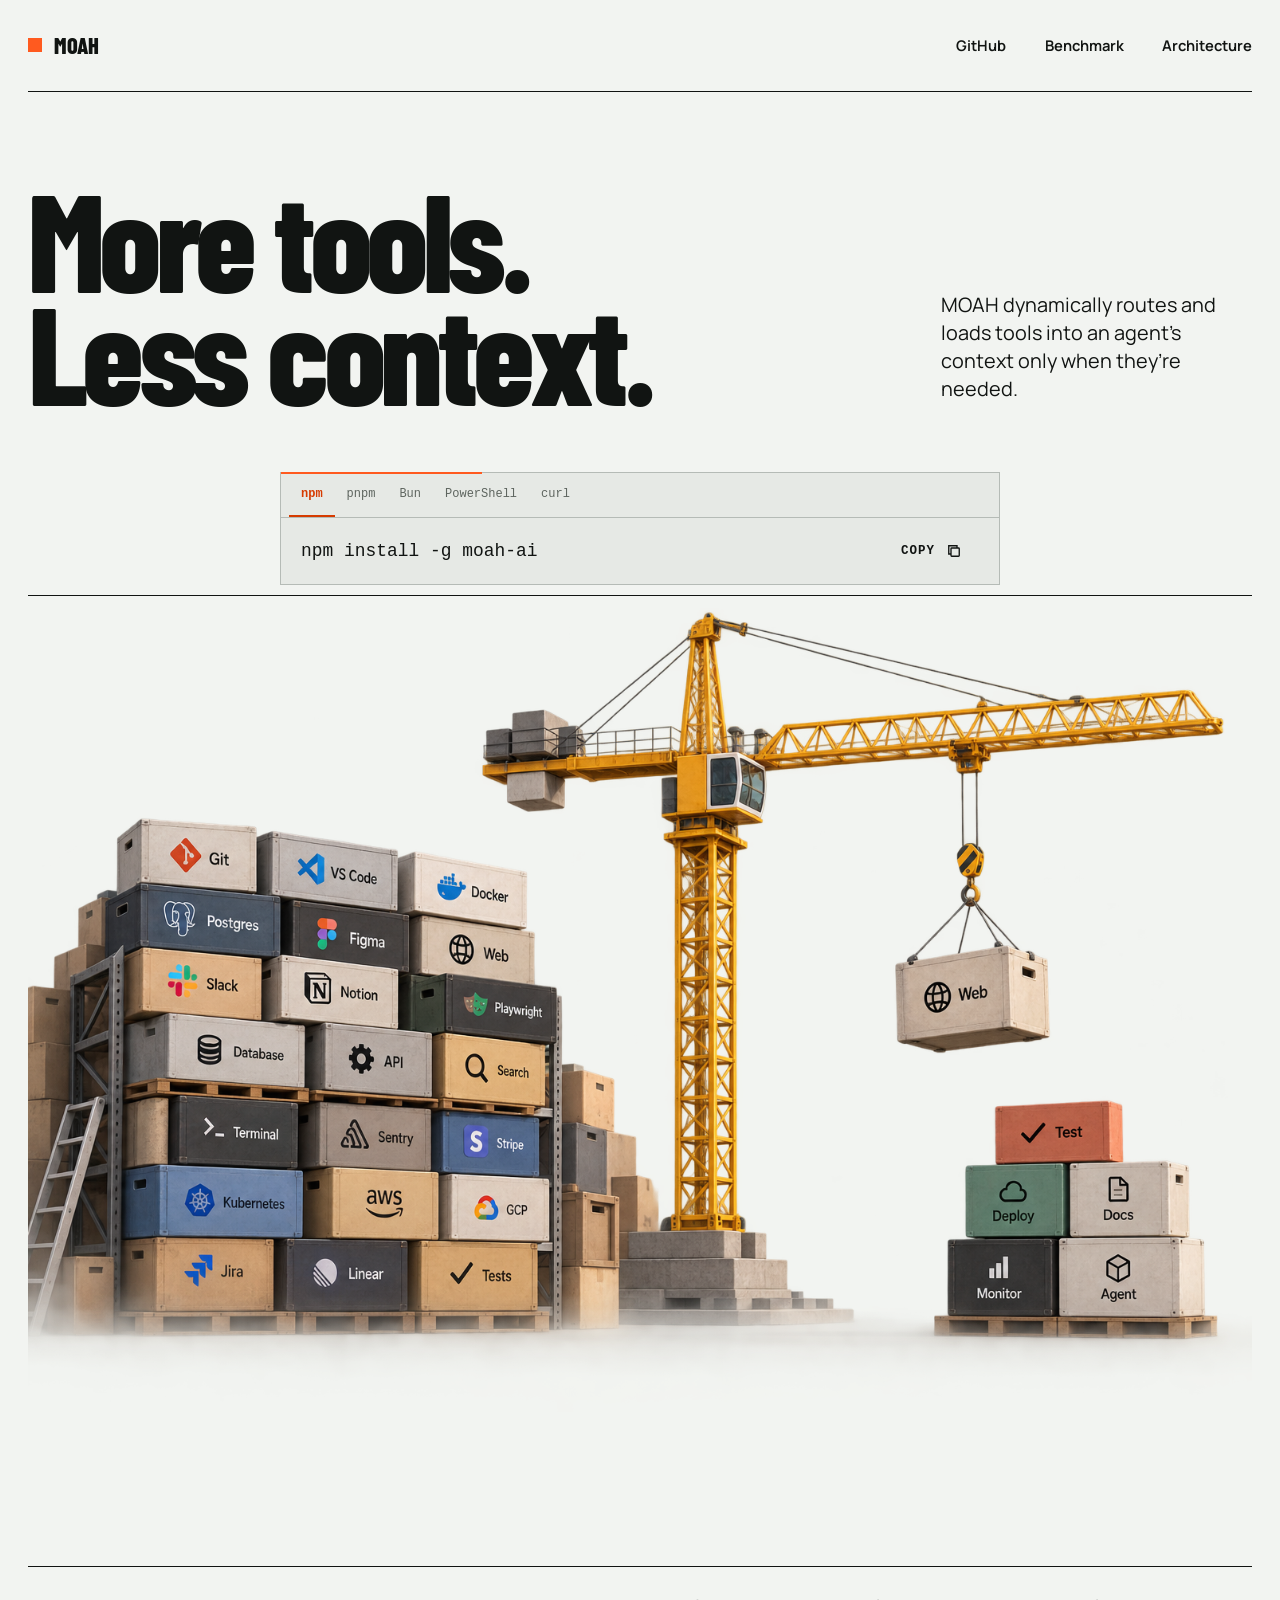
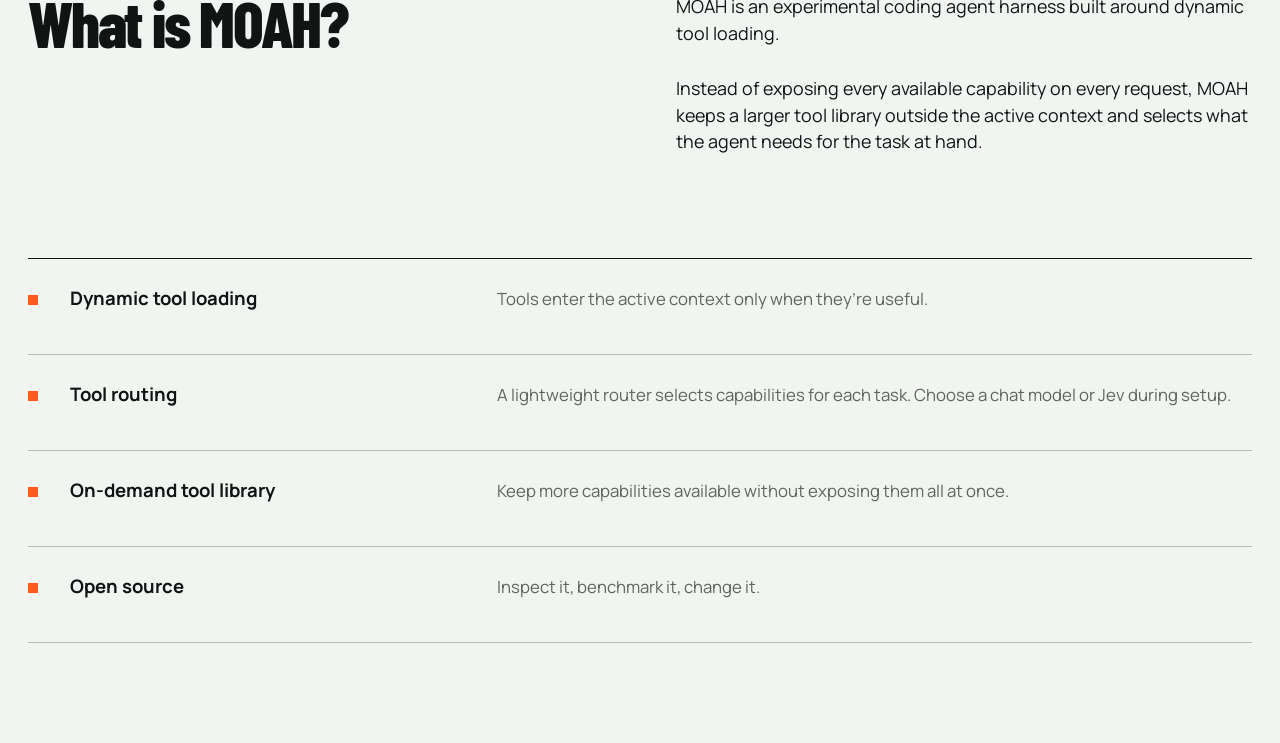
<file: index.html>
<!doctype html>
<html lang="en">
<head>
  <meta charset="utf-8">
  <meta name="viewport" content="width=device-width, initial-scale=1">
  <meta name="description" content="MOAH dynamically routes and loads tools into an agent's context only when they're needed.">
  <title>MOAH — More tools. Less context.</title>
  <link rel="icon" href="assets/favicon.svg" type="image/svg+xml">
  <link rel="stylesheet" href="styles.css?v=ab5ec9f4a372">
  <script src="script.js?v=ad188e72ef00" defer></script>
</head>
<body>
  <!--
  THESIS: MOAH is industrial tool logistics for an agent; the interface refuses generic SaaS cards and makes selection visible at hero scale.
  OWN-WORLD: Cool paper, near-black ink, safety-orange signals, hard rules, freight labels, and a single crane illustration.
  STORY: Understand the promise, copy the install command, see many tools become a small active set, then read the four defining capabilities.
  FIRST VIEWPORT: Wordmark and three links above an oversized four-word claim, one-line explanation, install strip, and the crane spanning the lower field.
  FORM: Industrial logistics control sheet, grounded candidate 3; seed cd1e3266.
  FINISH: unreviewed and undocumented is unfinished; this build ends with the finish review, the verdict, and DESIGN.md
  -->
  <a class="skip-link" href="#content">Skip to content</a>
  <header class="site-header">
    <a class="brand" href="./" aria-label="MOAH home"><span aria-hidden="true"></span>MOAH</a>
    <nav class="nav" aria-label="Primary navigation">
      <a href="https://github.com/francescoopiccolo/MoAH" target="_blank" rel="noreferrer">GitHub</a>
      <a href="benchmark/index.html">Benchmark</a>
      <a href="architecture/index.html">Architecture</a>
    </nav>
  </header>

  <main id="content">
    <section class="home-hero" aria-labelledby="hero-title">
      <div class="hero-copy">
        <h1 id="hero-title">More tools.<br>Less context.</h1>
        <p>MOAH dynamically routes and loads tools into an agent’s context only when they’re needed.</p>
      </div>

      <div class="install-block" aria-label="Install MOAH">
        <div class="install-methods" role="group" aria-label="Installation method" hidden>
          <button type="button" aria-pressed="true" data-method="npm" data-command="npm install -g moah-ai">npm</button>
          <button type="button" aria-pressed="false" data-method="pnpm" data-command="pnpm add -g moah-ai@0.1.4">pnpm</button>
          <button type="button" aria-pressed="false" data-method="Bun" data-command="bun add -g moah-ai">Bun</button>
          <button type="button" aria-pressed="false" data-method="PowerShell" data-command="irm https://francescoopiccolo.github.io/moah-website/install.ps1 | iex">PowerShell</button>
          <button type="button" aria-pressed="false" data-method="curl" data-command="curl -fsSL https://francescoopiccolo.github.io/moah-website/install.sh | sh">curl</button>
        </div>
        <div class="install-command">
          <code id="install-code">npm install -g moah-ai</code>
          <button class="copy-button" type="button" data-copy="npm install -g moah-ai" aria-label="Copy npm install command">
            <span>COPY</span>
            <svg aria-hidden="true" viewBox="0 0 24 24"><rect x="8" y="8" width="11" height="11" rx="1"/><path d="M16 8V5H5v11h3"/></svg>
          </button>
        </div>
        <span class="copy-status" aria-live="polite"></span>
      </div>

      <figure class="crane-figure">
        <img src="assets/moah-crane.png" alt="A construction crane lifts the Web tool from a large library of developer tools toward a smaller active set.">
      </figure>
    </section>

    <section class="definition-section" aria-labelledby="what-title">
      <div class="section-heading">
        <h2 id="what-title">What is MOAH?</h2>
        <p>MOAH is an experimental coding agent harness built around dynamic tool loading.</p>
        <p>Instead of exposing every available capability on every request, MOAH keeps a larger tool library outside the active context and selects what the agent needs for the task at hand.</p>
      </div>

      <div class="feature-list">
        <article>
          <span class="feature-mark" aria-hidden="true"></span>
          <h3>Dynamic tool loading</h3>
          <p>Tools enter the active context only when they’re useful.</p>
        </article>
        <article>
          <span class="feature-mark" aria-hidden="true"></span>
          <h3>Tool routing</h3>
          <p>A lightweight router selects capabilities for each task. Choose a chat model or Jev during setup.</p>
        </article>
        <article>
          <span class="feature-mark" aria-hidden="true"></span>
          <h3>On-demand tool library</h3>
          <p>Keep more capabilities available without exposing them all at once.</p>
        </article>
        <article>
          <span class="feature-mark" aria-hidden="true"></span>
          <h3>Open source</h3>
          <p>Inspect it, benchmark it, change it.</p>
        </article>
      </div>
    </section>
  </main>
</body>
</html>
</file>
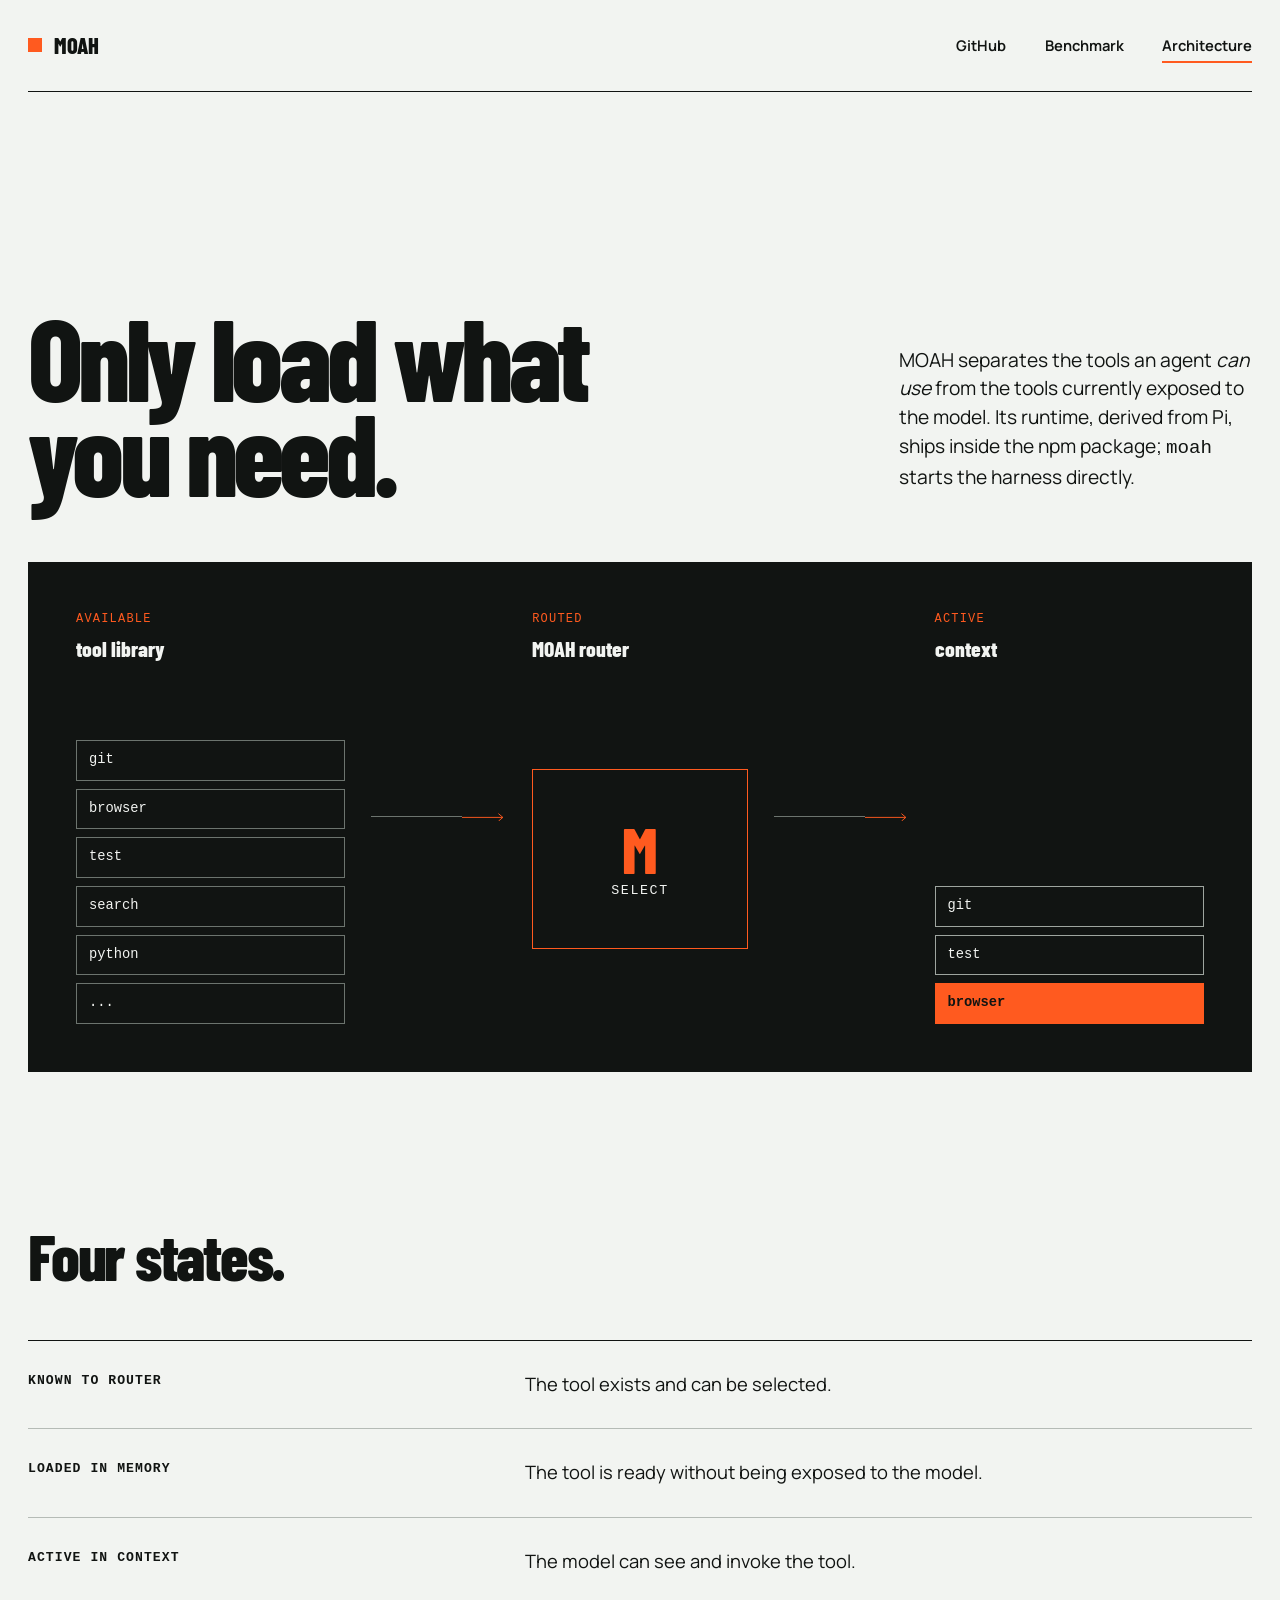
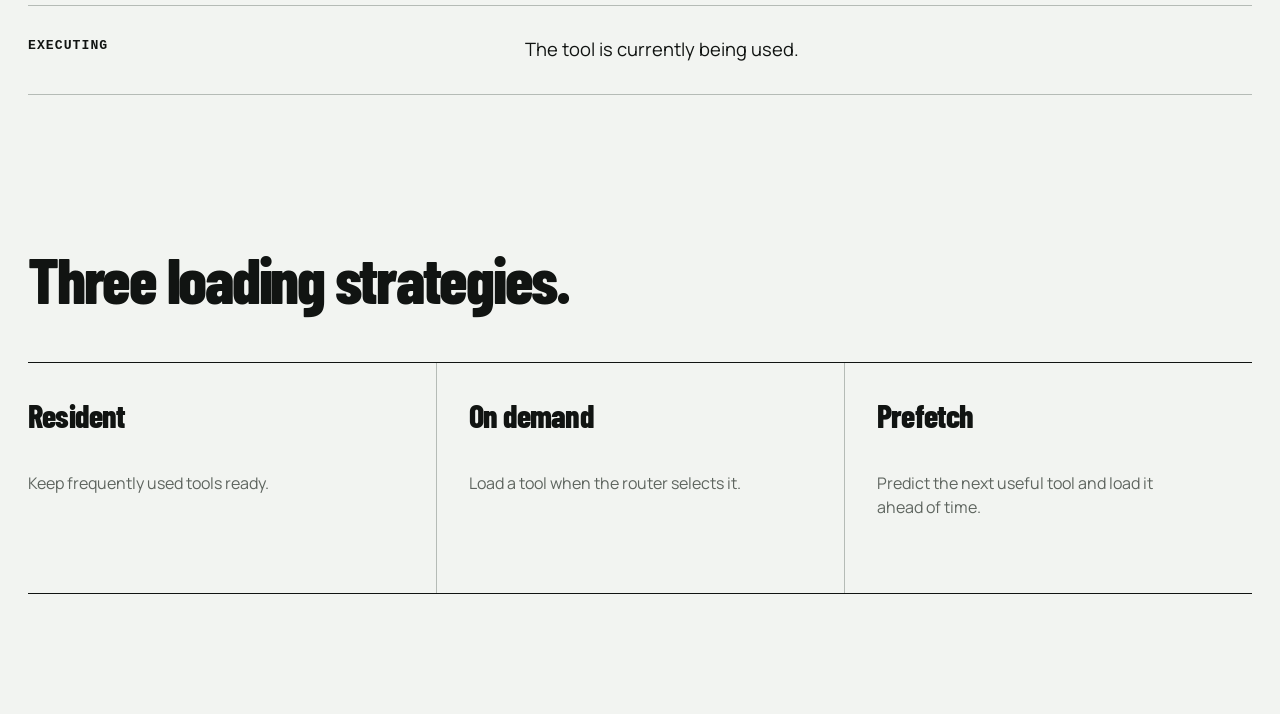
<file: architecture/index.html>
<!doctype html>
<html lang="en">
<head>
  <meta charset="utf-8">
  <meta name="viewport" content="width=device-width, initial-scale=1">
  <meta name="description" content="How MOAH separates available capabilities from tools active in an agent's context.">
  <title>Architecture — MOAH</title>
  <link rel="icon" href="../assets/favicon.svg" type="image/svg+xml">
  <link rel="stylesheet" href="../styles.css?v=ab5ec9f4a372">
</head>
<body>
  <!--
  THESIS: MOAH is industrial tool logistics for an agent; the interface refuses generic SaaS cards and makes selection visible at hero scale.
  OWN-WORLD: Cool paper, near-black ink, safety-orange signals, hard rules, freight labels, and a single crane illustration.
  STORY: Separate available from active, understand the four runtime states, then compare the three loading strategies.
  FIRST VIEWPORT: Wordmark and navigation above a direct claim and one large left-to-right system diagram.
  FORM: Industrial logistics control sheet, grounded candidate 3; seed cd1e3266.
  FINISH: unreviewed and undocumented is unfinished; this build ends with the finish review, the verdict, and DESIGN.md
  -->
  <a class="skip-link" href="#content">Skip to content</a>
  <header class="site-header">
    <a class="brand" href="../index.html" aria-label="MOAH home"><span aria-hidden="true"></span>MOAH</a>
    <nav class="nav" aria-label="Primary navigation">
      <a href="https://github.com/francescoopiccolo/MoAH" target="_blank" rel="noreferrer">GitHub</a>
      <a href="../benchmark/index.html">Benchmark</a>
      <a href="index.html" aria-current="page">Architecture</a>
    </nav>
  </header>

  <main id="content" class="inner-page">
    <section class="page-hero" aria-labelledby="architecture-title">
      <h1 id="architecture-title">Only load what<br>you need.</h1>
      <p>MOAH separates the tools an agent <em>can use</em> from the tools currently exposed to the model. Its runtime, derived from Pi, ships inside the npm package; <code>moah</code> starts the harness directly.</p>
    </section>

    <section class="architecture-diagram" aria-label="MOAH routing architecture">
      <div class="diagram-column library-column">
        <p class="diagram-label">Available</p>
        <p class="diagram-sub">tool library</p>
        <div class="tool-stack">
          <span>git</span><span>browser</span><span>test</span><span>search</span><span>python</span><span>...</span>
        </div>
      </div>
      <div class="route-line" aria-hidden="true"><span></span><svg viewBox="0 0 70 14"><path d="M0 7h65M58 1l7 6-7 6"/></svg></div>
      <div class="diagram-column router-column">
        <p class="diagram-label">Routed</p>
        <p class="diagram-sub">MOAH router</p>
        <div class="router-core"><span>M</span><small>select</small></div>
      </div>
      <div class="route-line" aria-hidden="true"><span></span><svg viewBox="0 0 70 14"><path d="M0 7h65M58 1l7 6-7 6"/></svg></div>
      <div class="diagram-column active-column">
        <p class="diagram-label">Active</p>
        <p class="diagram-sub">context</p>
        <div class="tool-stack active-stack">
          <span>git</span><span>test</span><span class="accent-tool">browser</span>
        </div>
      </div>
    </section>

    <section class="states-section" aria-labelledby="states-title">
      <h2 id="states-title">Four states.</h2>
      <div class="states-list">
        <article><h3>Known to router</h3><p>The tool exists and can be selected.</p></article>
        <article><h3>Loaded in memory</h3><p>The tool is ready without being exposed to the model.</p></article>
        <article><h3>Active in context</h3><p>The model can see and invoke the tool.</p></article>
        <article><h3>Executing</h3><p>The tool is currently being used.</p></article>
      </div>
    </section>

    <section class="strategies-section" aria-labelledby="strategies-title">
      <h2 id="strategies-title">Three loading strategies.</h2>
      <div class="strategy-list">
        <article><h3>Resident</h3><p>Keep frequently used tools ready.</p></article>
        <article><h3>On demand</h3><p>Load a tool when the router selects it.</p></article>
        <article><h3>Prefetch</h3><p>Predict the next useful tool and load it ahead of time.</p></article>
      </div>
    </section>
  </main>
</body>
</html>
</file>
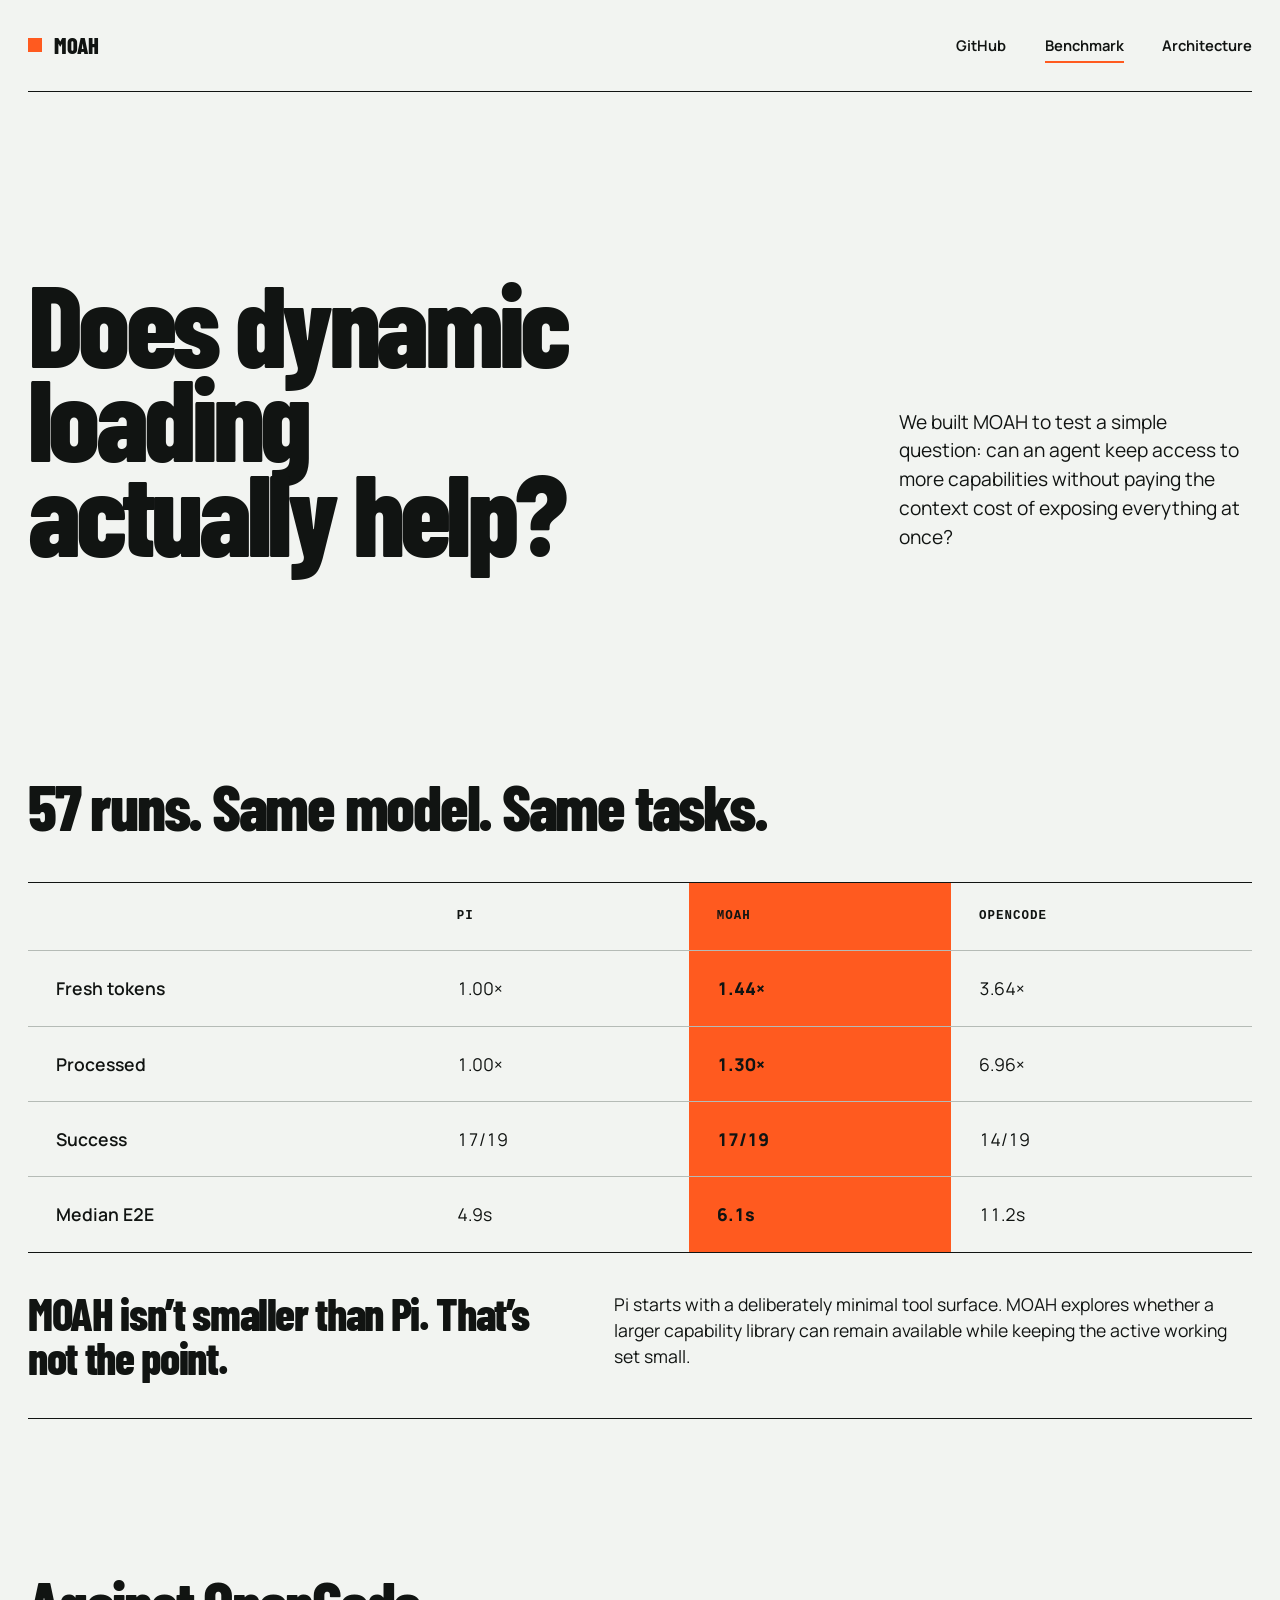
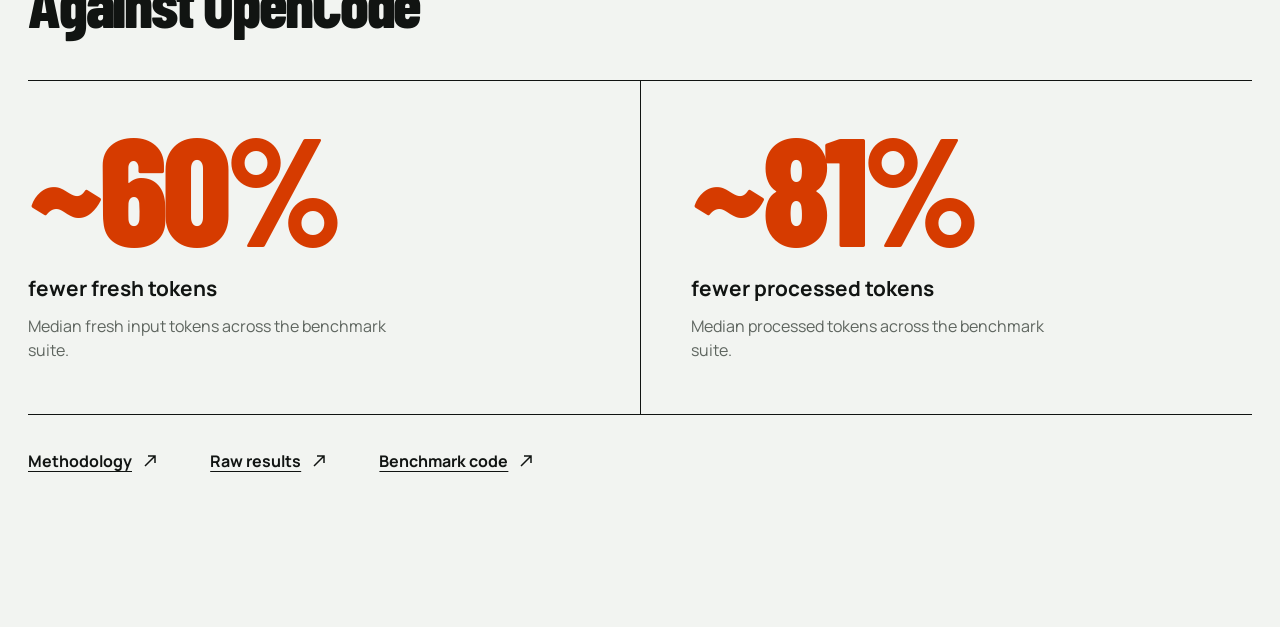
<file: benchmark/index.html>
<!doctype html>
<html lang="en">
<head>
  <meta charset="utf-8">
  <meta name="viewport" content="width=device-width, initial-scale=1">
  <meta name="description" content="MOAH benchmark results across 57 runs using the same model and tasks.">
  <title>Benchmark — MOAH</title>
  <link rel="icon" href="../assets/favicon.svg" type="image/svg+xml">
  <link rel="stylesheet" href="../styles.css?v=ab5ec9f4a372">
</head>
<body>
  <!--
  THESIS: MOAH is industrial tool logistics for an agent; the interface refuses generic SaaS cards and makes selection visible at hero scale.
  OWN-WORLD: Cool paper, near-black ink, safety-orange signals, hard rules, freight labels, and a single crane illustration.
  STORY: Frame the test, inspect the full comparison, understand the honest Pi caveat, then see MOAH's measured OpenCode delta and source links.
  FIRST VIEWPORT: Wordmark and navigation above a laboratory-style question and a wide comparison table with MOAH as the signal column.
  FORM: Industrial logistics control sheet, grounded candidate 3; seed cd1e3266.
  FINISH: unreviewed and undocumented is unfinished; this build ends with the finish review, the verdict, and DESIGN.md
  -->
  <a class="skip-link" href="#content">Skip to content</a>
  <header class="site-header">
    <a class="brand" href="../index.html" aria-label="MOAH home"><span aria-hidden="true"></span>MOAH</a>
    <nav class="nav" aria-label="Primary navigation">
      <a href="https://github.com/francescoopiccolo/MoAH" target="_blank" rel="noreferrer">GitHub</a>
      <a href="index.html" aria-current="page">Benchmark</a>
      <a href="../architecture/index.html">Architecture</a>
    </nav>
  </header>

  <main id="content" class="inner-page">
    <section class="page-hero benchmark-hero" aria-labelledby="benchmark-title">
      <h1 id="benchmark-title">Does dynamic loading<br>actually help?</h1>
      <p>We built MOAH to test a simple question: can an agent keep access to more capabilities without paying the context cost of exposing everything at once?</p>
    </section>

    <section class="results-section" aria-labelledby="results-title">
      <h2 id="results-title">57 runs. Same model. Same tasks.</h2>
      <div class="table-wrap">
        <table>
          <thead><tr><th scope="col"><span class="visually-hidden">Metric</span></th><th scope="col">Pi</th><th class="moah-column" scope="col">MOAH</th><th scope="col">OpenCode</th></tr></thead>
          <tbody>
            <tr><th scope="row">Fresh tokens</th><td>1.00×</td><td class="moah-column">1.44×</td><td>3.64×</td></tr>
            <tr><th scope="row">Processed</th><td>1.00×</td><td class="moah-column">1.30×</td><td>6.96×</td></tr>
            <tr><th scope="row">Success</th><td>17/19</td><td class="moah-column">17/19</td><td>14/19</td></tr>
            <tr><th scope="row">Median E2E</th><td>4.9s</td><td class="moah-column">6.1s</td><td>11.2s</td></tr>
          </tbody>
        </table>
      </div>

      <div class="benchmark-note">
        <h3>MOAH isn’t smaller than Pi. That’s not the point.</h3>
        <p>Pi starts with a deliberately minimal tool surface. MOAH explores whether a larger capability library can remain available while keeping the active working set small.</p>
      </div>
    </section>

    <section class="against-section" aria-labelledby="against-title">
      <h2 id="against-title">Against OpenCode</h2>
      <div class="big-metrics">
        <article><strong>~60%</strong><h3>fewer fresh tokens</h3><p>Median fresh input tokens across the benchmark suite.</p></article>
        <article><strong>~81%</strong><h3>fewer processed tokens</h3><p>Median processed tokens across the benchmark suite.</p></article>
      </div>
      <div class="source-links" aria-label="Benchmark resources">
        <a href="https://github.com/francescoopiccolo/MoAH/blob/main/CONTROLLED-COMPARISON.md" target="_blank" rel="noreferrer">Methodology <svg aria-hidden="true" viewBox="0 0 18 18"><path d="M4 14 14 4M7 4h7v7"/></svg></a>
        <a href="https://github.com/francescoopiccolo/MoAH/blob/main/BENCHMARK-RESULTS.md" target="_blank" rel="noreferrer">Raw results <svg aria-hidden="true" viewBox="0 0 18 18"><path d="M4 14 14 4M7 4h7v7"/></svg></a>
        <a href="https://github.com/francescoopiccolo/MoAH/tree/main/benchmarks" target="_blank" rel="noreferrer">Benchmark code <svg aria-hidden="true" viewBox="0 0 18 18"><path d="M4 14 14 4M7 4h7v7"/></svg></a>
      </div>
    </section>
  </main>
</body>
</html>
</file>
<file: styles.css>
:root {
  color-scheme: light;
  --paper: #f2f4f1;
  --paper-2: #e6e9e5;
  --ink: #111412;
  --muted: #5e655f;
  --rule: #b5bbb6;
  --signal: #ff5a1f;
  --signal-dark: #d63b00;
  --display: "MOAH Display", "Arial Narrow", sans-serif;
  --body: "MOAH Sans", "Helvetica Neue", sans-serif;
  --mono: "SFMono-Regular", Consolas, monospace;
  --page: min(1440px, calc(100vw - 56px));
}

@font-face {
  font-family: "MOAH Display";
  src: url("assets/display.woff2") format("woff2");
  font-weight: 800;
  font-style: normal;
  font-display: swap;
}

@font-face {
  font-family: "MOAH Sans";
  src: url("assets/body.woff2") format("woff2");
  font-weight: 300 800;
  font-style: normal;
  font-display: swap;
}

* { box-sizing: border-box; }

html { scroll-behavior: smooth; }

body {
  margin: 0;
  background: var(--paper);
  color: var(--ink);
  font-family: var(--body);
  font-size: 1rem;
  line-height: 1.5;
  text-rendering: optimizeLegibility;
  -webkit-font-smoothing: antialiased;
}

::selection { background: var(--signal); color: var(--ink); }

:focus-visible { outline: 3px solid var(--signal); outline-offset: 4px; }

a { color: inherit; text-decoration-thickness: 1px; text-underline-offset: 0.26em; }

button { font: inherit; }

.skip-link {
  position: fixed;
  left: 20px;
  top: 16px;
  z-index: 100;
  transform: translateY(-180%);
  background: var(--ink);
  color: var(--paper);
  padding: 10px 14px;
}

.skip-link:focus { transform: translateY(0); }

.site-header {
  width: var(--page);
  min-height: 92px;
  margin: 0 auto;
  display: flex;
  align-items: center;
  justify-content: space-between;
  border-bottom: 1px solid var(--ink);
}

.brand {
  display: inline-flex;
  align-items: center;
  gap: 12px;
  font-family: var(--display);
  font-size: 1.4rem;
  font-weight: 800;
  letter-spacing: -0.02em;
  text-decoration: none;
}

.brand span { width: 14px; height: 14px; background: var(--signal); }

.nav { display: flex; align-items: center; gap: clamp(20px, 3vw, 48px); }

.nav a {
  position: relative;
  padding: 12px 0;
  font-size: 0.92rem;
  font-weight: 650;
  text-decoration: none;
}

.nav a::after {
  content: "";
  position: absolute;
  left: 0;
  right: 100%;
  bottom: 6px;
  height: 2px;
  background: var(--signal);
  transition: right 180ms ease-out;
}

.nav a:hover::after,
.nav a[aria-current="page"]::after { right: 0; }

.home-hero,
.inner-page,
.definition-section { width: var(--page); margin-inline: auto; }

.home-hero { padding-top: clamp(54px, 7vw, 110px); }

.hero-copy { display: grid; grid-template-columns: minmax(0, 1.5fr) minmax(300px, 0.55fr); align-items: end; gap: 64px; }

h1,
h2,
h3,
p { margin-top: 0; }

.hero-copy h1,
.page-hero h1 {
  margin-bottom: 0;
  font-family: var(--display);
  font-size: clamp(4.5rem, 10.8vw, 10rem);
  font-weight: 800;
  letter-spacing: -0.04em;
  line-height: 0.82;
  text-wrap: balance;
}

.hero-copy p {
  max-width: 33rem;
  margin-bottom: 0.3rem;
  font-size: clamp(1.15rem, 1.55vw, 1.5rem);
  line-height: 1.42;
}

.install-block {
  position: relative;
  width: min(720px, 100%);
  margin-top: clamp(40px, 5vw, 64px);
  margin-inline: auto;
  border: 1px solid var(--rule);
  background: var(--paper-2);
}

.install-methods { display: flex; flex-wrap: wrap; padding: 0 8px; border-bottom: 1px solid var(--rule); }
.install-methods[hidden] { display: none; }
.install-methods button { min-height: 44px; padding: 10px 12px; border: 0; border-bottom: 2px solid transparent; background: transparent; font-family: var(--mono); font-size: 0.75rem; color: var(--muted); cursor: pointer; }
.install-methods button:hover { color: var(--ink); }
.install-methods button[aria-pressed="true"] { color: var(--signal-dark); border-bottom-color: var(--signal-dark); font-weight: 800; }

.install-command { min-height: 66px; display: flex; align-items: center; justify-content: space-between; gap: 20px; padding: 0 20px; }

.install-command code { min-width: 0; padding-block: 16px; overflow-wrap: anywhere; font-family: var(--mono); font-size: clamp(1rem, 1.4vw, 1.25rem); }

.copy-button {
  display: inline-flex;
  align-items: center;
  gap: 10px;
  min-width: 112px;
  justify-content: center;
  border: 0;
  background: transparent;
  color: var(--ink);
  padding: 14px 0 14px 18px;
  font-family: var(--mono);
  font-size: 0.78rem;
  font-weight: 800;
  letter-spacing: 0.08em;
  cursor: pointer;
}

.copy-button svg { width: 18px; fill: none; stroke: currentColor; stroke-width: 1.8; }
.copy-button:hover { color: var(--signal-dark); }
.copy-button.is-copied { color: var(--signal-dark); }
.copy-status { position: absolute; width: 1px; height: 1px; overflow: hidden; clip: rect(0 0 0 0); }
.copy-status.is-error { position: static; display: block; width: auto; height: auto; clip: auto; padding: 0 20px 16px; color: var(--signal-dark); }


.crane-figure { margin: 10px 0 0; border-top: 1px solid var(--ink); overflow: hidden; }

.crane-figure img {
  display: block;
  width: 100%;
  height: auto;
  aspect-ratio: 3 / 2;
  object-fit: contain;
}

.definition-section { padding: clamp(100px, 12vw, 180px) 0 100px; }

.section-heading { display: grid; grid-template-columns: 1fr 1fr; gap: 28px 72px; border-top: 1px solid var(--ink); padding-top: 26px; }

.section-heading h2,
.states-section > h2,
.strategies-section > h2,
.results-section > h2,
.against-section > h2 {
  grid-row: span 2;
  font-family: var(--display);
  font-size: clamp(2.7rem, 5vw, 5.2rem);
  line-height: 0.95;
  letter-spacing: -0.035em;
}

.section-heading p { max-width: 65ch; margin-bottom: 0; font-size: 1.12rem; }

.feature-list { margin-top: clamp(64px, 8vw, 120px); border-top: 1px solid var(--ink); }

.feature-list article {
  display: grid;
  grid-template-columns: 22px minmax(220px, 0.7fr) 1.3fr;
  gap: 20px;
  align-items: baseline;
  min-height: 96px;
  padding: 26px 0;
  border-bottom: 1px solid var(--rule);
}

.feature-mark { width: 10px; height: 10px; background: var(--signal); }
.feature-list h3 { margin: 0; font-size: 1.16rem; }
.feature-list p { margin: 0; color: var(--muted); font-size: 1.05rem; }

.inner-page { padding-bottom: 120px; }

.page-hero { display: grid; grid-template-columns: 1.6fr 0.7fr; align-items: end; gap: 64px; min-height: 470px; padding: 76px 0 64px; }

.page-hero h1 { font-size: clamp(4.2rem, 9vw, 8.5rem); }

.page-hero > p { max-width: 38rem; margin-bottom: 0.4rem; font-size: clamp(1.16rem, 1.5vw, 1.45rem); }

.architecture-diagram {
  display: grid;
  grid-template-columns: minmax(180px, 1fr) minmax(90px, 0.5fr) minmax(180px, 0.8fr) minmax(90px, 0.5fr) minmax(180px, 1fr);
  gap: 26px;
  align-items: center;
  min-height: 510px;
  padding: 48px;
  background: var(--ink);
  color: var(--paper);
}

.diagram-column { align-self: stretch; display: flex; flex-direction: column; }
.diagram-label { margin: 0; font-family: var(--mono); text-transform: uppercase; letter-spacing: 0.1em; font-size: 0.75rem; color: var(--signal); }
.diagram-sub { margin: 4px 0 30px; font-family: var(--display); font-size: 1.35rem; font-weight: 700; }

.tool-stack { display: grid; gap: 8px; margin-top: auto; }
.tool-stack span { display: block; border: 1px solid #6c746e; padding: 9px 12px; font-family: var(--mono); font-size: 0.86rem; }
.active-stack span { border-color: #9ea59f; }
.active-stack .accent-tool { background: var(--signal); color: var(--ink); border-color: var(--signal); font-weight: 800; }

.router-core { margin: auto 0; min-height: 180px; display: grid; place-items: center; align-content: center; border: 1px solid var(--signal); }
.router-core span { font-family: var(--display); font-size: 4rem; font-weight: 850; color: var(--signal); line-height: 1; }
.router-core small { font-family: var(--mono); text-transform: uppercase; letter-spacing: 0.12em; }

.route-line { display: flex; align-items: center; }
.route-line span { height: 1px; flex: 1; background: #6c746e; }
.route-line svg { width: 44px; fill: none; stroke: var(--signal); stroke-width: 1.5; }

.states-section,
.strategies-section,
.results-section,
.against-section { padding-top: clamp(100px, 12vw, 170px); }

.states-list { margin-top: 46px; border-top: 1px solid var(--ink); }
.states-list article { display: grid; grid-template-columns: 0.75fr 1.25fr; gap: 60px; padding: 30px 0; border-bottom: 1px solid var(--rule); }
.states-list h3 { margin: 0; font-family: var(--mono); font-size: 0.82rem; text-transform: uppercase; letter-spacing: 0.08em; }
.states-list p { margin: 0; font-size: 1.15rem; }

.strategy-list { display: grid; grid-template-columns: repeat(3, 1fr); margin-top: 46px; border-top: 1px solid var(--ink); border-bottom: 1px solid var(--ink); }
.strategy-list article { min-height: 230px; padding: 28px 32px 36px 0; }
.strategy-list article + article { padding-left: 32px; border-left: 1px solid var(--rule); }
.strategy-list h3 { font-family: var(--display); font-size: 2rem; letter-spacing: -0.025em; }
.strategy-list p { max-width: 28ch; color: var(--muted); }

.benchmark-hero { min-height: 530px; }

.results-section > h2,
.against-section > h2 { margin-bottom: 46px; }

.table-wrap { overflow-x: auto; border-top: 1px solid var(--ink); border-bottom: 1px solid var(--ink); }
table { width: 100%; min-width: 760px; border-collapse: collapse; font-variant-numeric: tabular-nums; }
th, td { padding: 24px 28px; text-align: left; border-bottom: 1px solid var(--rule); font-size: 1.1rem; }
thead th { font-family: var(--mono); font-size: 0.78rem; text-transform: uppercase; letter-spacing: 0.08em; }
tbody th { font-weight: 600; }
tbody tr:last-child th, tbody tr:last-child td { border-bottom: 0; }
.moah-column { background: var(--signal); color: var(--ink); font-weight: 800; }

.benchmark-note { display: grid; grid-template-columns: 0.9fr 1.1fr; gap: 64px; padding: 38px 0; border-bottom: 1px solid var(--ink); }
.benchmark-note h3 { margin: 0; font-family: var(--display); font-size: clamp(2rem, 3.5vw, 3.6rem); line-height: 1; letter-spacing: -0.03em; }
.benchmark-note p { max-width: 58ch; margin: 0; font-size: 1.1rem; }

.big-metrics { display: grid; grid-template-columns: 1fr 1fr; border-top: 1px solid var(--ink); border-bottom: 1px solid var(--ink); }
.big-metrics article { padding: 42px 50px 52px 0; }
.big-metrics article + article { padding-left: 50px; border-left: 1px solid var(--ink); }
.big-metrics strong { display: block; font-family: var(--display); font-size: clamp(5.5rem, 12vw, 11rem); line-height: 0.82; letter-spacing: -0.04em; color: var(--signal-dark); }
.big-metrics h3 { margin: 24px 0 10px; font-size: 1.3rem; }
.big-metrics p { max-width: 38ch; margin: 0; color: var(--muted); }

.source-links { display: flex; gap: clamp(24px, 4vw, 64px); flex-wrap: wrap; padding: 34px 0; }
.source-links a { display: inline-flex; align-items: center; gap: 9px; font-weight: 700; }
.source-links svg { width: 18px; fill: none; stroke: currentColor; stroke-width: 1.5; }

.visually-hidden { position: absolute; width: 1px; height: 1px; overflow: hidden; clip: rect(0 0 0 0); white-space: nowrap; }

@media (max-width: 900px) {
  :root { --page: min(100% - 36px, 760px); }
  .site-header { min-height: 78px; }
  .hero-copy,
  .page-hero,
  .section-heading { grid-template-columns: 1fr; }
  .hero-copy { gap: 30px; }
  .hero-copy h1,
  .page-hero h1 { font-size: clamp(4rem, 17vw, 7rem); }
  .page-hero { min-height: 0; padding: 70px 0 54px; gap: 34px; }
  .section-heading h2 { grid-row: auto; margin-bottom: 18px; }
  .architecture-diagram { grid-template-columns: 1fr; gap: 18px; padding: 28px; }
  .diagram-column { min-height: 0; }
  .tool-stack { margin-top: 0; }
  .route-line { height: 56px; justify-content: center; transform: rotate(90deg); }
  .route-line span { display: none; }
  .route-line svg { width: 54px; }
  .router-core { min-height: 150px; }
  .strategy-list { grid-template-columns: 1fr; }
  .strategy-list article { min-height: 0; padding: 28px 0; }
  .strategy-list article + article { padding-left: 0; border-left: 0; border-top: 1px solid var(--rule); }
  .benchmark-note { grid-template-columns: 1fr; gap: 28px; }
  .big-metrics { grid-template-columns: 1fr; }
  .big-metrics article { padding: 42px 0; }
  .big-metrics article + article { padding-left: 0; border-left: 0; border-top: 1px solid var(--ink); }
}

@media (max-width: 620px) {
  :root { --page: calc(100% - 28px); }
  .site-header { align-items: flex-start; padding: 20px 0 16px; gap: 22px; }
  .brand { font-size: 1.1rem; }
  .brand span { width: 11px; height: 11px; }
  .nav { gap: 14px; justify-content: flex-end; flex-wrap: wrap; }
  .nav a { padding: 2px 0 8px; font-size: 0.8rem; }
  .nav a::after { bottom: 2px; }
  .home-hero { padding-top: 54px; }
  .hero-copy h1,
  .page-hero h1 { font-size: clamp(3.7rem, 19vw, 5rem); line-height: 0.86; }
  .hero-copy p,
  .page-hero > p { font-size: 1.08rem; }
  .install-block { margin-top: 42px; }
  .install-command { min-height: 66px; }
  .install-command code { font-size: 0.88rem; }
  .copy-button { min-width: 40px; padding-left: 8px; }
  .copy-button span { position: absolute; width: 1px; height: 1px; overflow: hidden; clip: rect(0 0 0 0); }
  .crane-figure { margin-top: 0; }
  .crane-figure img { width: 100%; margin-left: 0; }
  .definition-section { padding-top: 90px; }
  .feature-list article { grid-template-columns: 16px 1fr; gap: 9px 12px; padding: 22px 0; }
  .feature-list p { grid-column: 2; }
  .states-list article { grid-template-columns: 1fr; gap: 8px; padding: 24px 0; }
  .architecture-diagram { margin-inline: -14px; }
  .results-section > h2,
  .against-section > h2 { font-size: 2.9rem; }
  table { min-width: 0; table-layout: fixed; }
  thead th:first-child,
  tbody th { width: 36%; }
  th,
  td { padding: 17px 6px; font-size: 0.86rem; }
  thead th { font-size: 0.62rem; letter-spacing: 0.04em; }
  .source-links { flex-direction: column; gap: 18px; }
}

@media (prefers-reduced-motion: no-preference) {
  .install-block::before {
    content: "";
    position: absolute;
    left: 0;
    top: -1px;
    width: 28%;
    height: 2px;
    background: var(--signal);
    transform-origin: left;
    animation: signal-draw 720ms cubic-bezier(.16, 1, .3, 1) both;
    pointer-events: none;
  }
  @keyframes signal-draw { from { transform: scaleX(0); } to { transform: scaleX(1); } }
}
</file>
